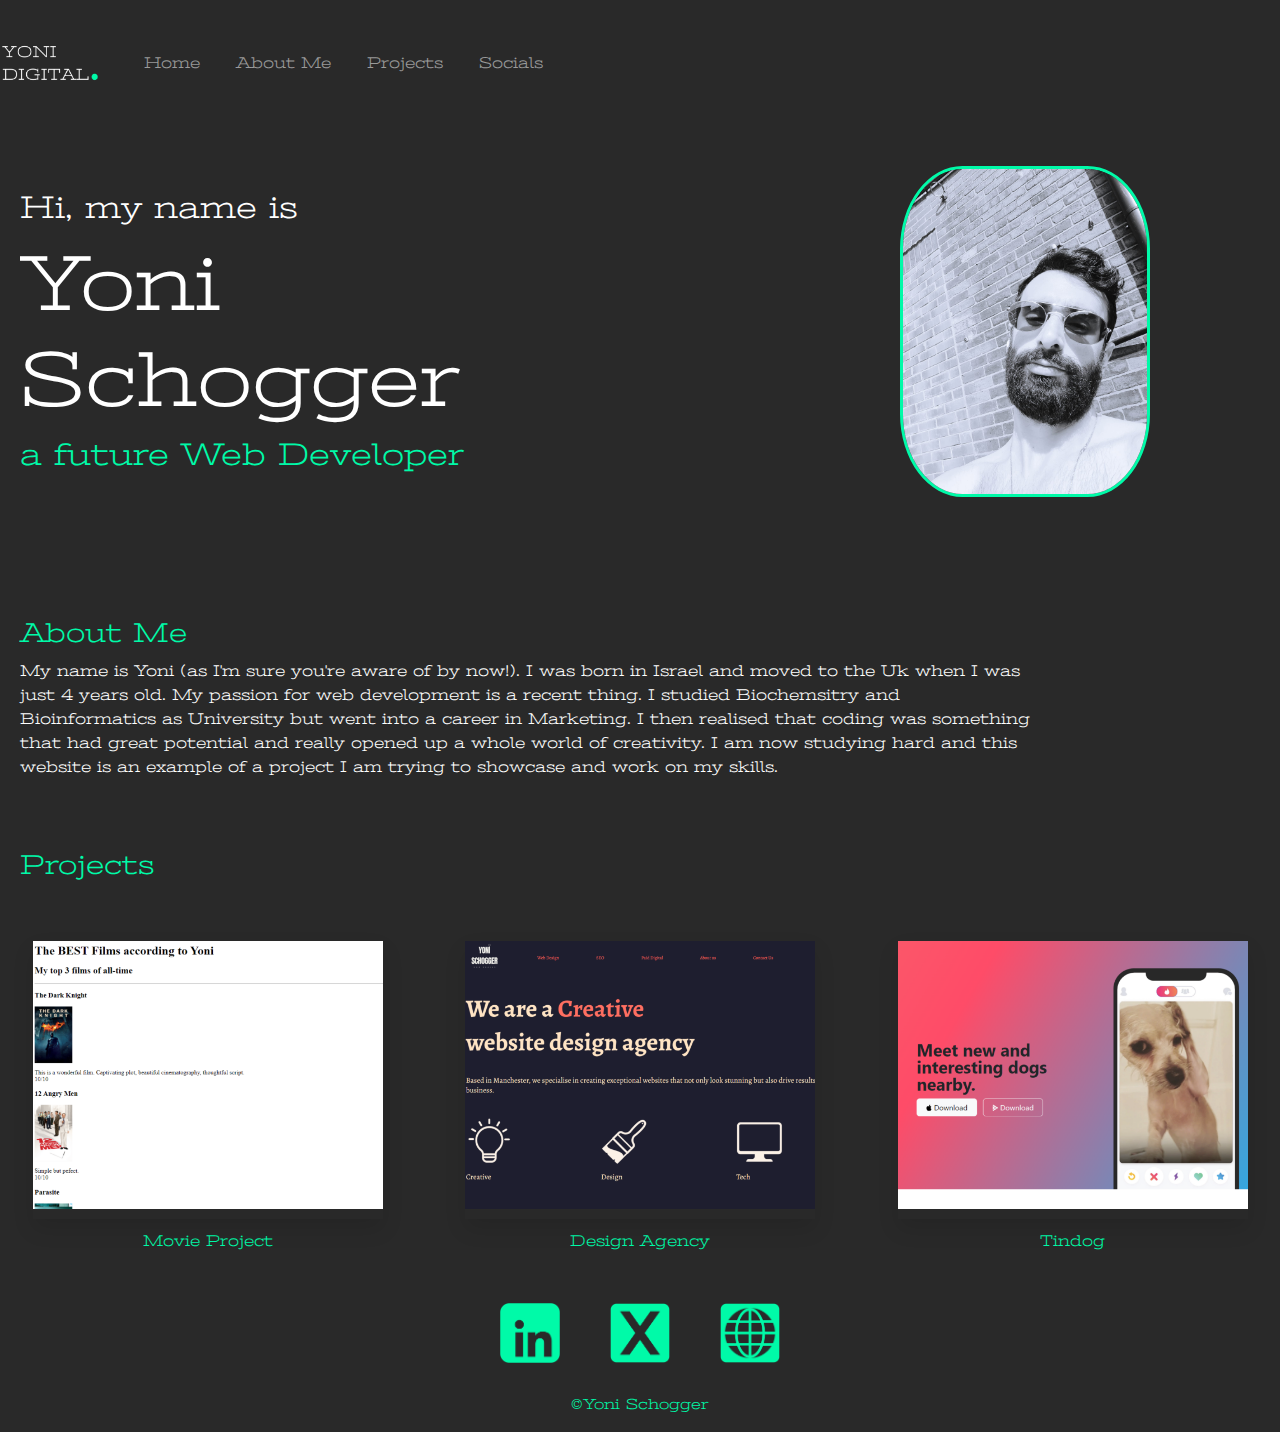
<file: index.html>
<!DOCTYPE html>

<html lang="en">

 

<head>

  <meta charset="UTF-8">

  <meta name="viewport" content="width=device-width, initial-scale=1.0">

  <title>Yoni Digital</title>

  <link rel="preconnect" href="https://fonts.googleapis.com">

<link rel="preconnect" href="https://fonts.gstatic.com" crossorigin>

<link href="https://fonts.googleapis.com/css2?family=Stint+Ultra+Expanded&display=swap" rel="stylesheet">

<link rel="stylesheet" href="./css/style.css">

<link rel="preconnect" href="https://fonts.googleapis.com">

<link rel="preconnect" href="https://fonts.gstatic.com" crossorigin>

<link href="https://fonts.googleapis.com/css2?family=Pontano+Sans&family=Stint+Ultra+Expanded&display=swap" rel="stylesheet">

<link href="https://cdn.jsdelivr.net/npm/bootstrap@5.3.3/dist/css/bootstrap.min.css" rel="stylesheet" integrity="sha384-QWTKZyjpPEjISv5WaRU9OFeRpok6YctnYmDr5pNlyT2bRjXh0JMhjY6hW+ALEwIH" crossorigin="anonymous">

<script src="https://cdn.jsdelivr.net/npm/bootstrap@5.3.3/dist/js/bootstrap.bundle.min.js" integrity="sha384-YvpcrYf0tY3lHB60NNkmXc5s9fDVZLESaAA55NDzOxhy9GkcIdslK1eN7N6jIeHz" crossorigin="anonymous"></script> 

</head>

 

<body>

  <!-- Navbar -->

<section id="navbar">

  <nav class="navbar navbar-expand-lg navbar-dark rounded navbar-custom">

    <a class="navbar-brand" href="#"><img src="./images/Bold Modern Minimalist Gradient Technology Business Logo .png" height="100" alt="logo"></a>

    <button class="navbar-toggler" type="button" data-bs-toggle="collapse" data-bs-target="#navbarsExample09" aria-controls="navbarsExample09" aria-expanded="false" aria-label="Toggle navigation">

      <span class="navbar-toggler-icon"></span>

    </button>

 

    <div class="collapse navbar-collapse" id="navbarsExample09">

      <ul class="navbar-nav mr-auto">

        <li class="nav-item active">

          <a class="nav-link" href="#title">Home</a>

        </li>

        <li class="nav-item">

          <a class="nav-link" href="#about-me">About Me</a>

        </li>

        <li class="nav-item">

          <a class="nav-link" href="#projects">Projects</a>

        </li>

        <li class="nav-item">

          <a class="nav-link" href="#footer">Socials</a>

        </li>

      </ul>

    </div>

  </nav>

</section>

  <!-- Hero --> <section id="title">

<div class="main-hero-container">

  <div class="hero-container">

    <div class="main"><h3>Hi, my name is </h3></div>

    <div class="head"><h1>Yoni Schogger</h1></div>

    <div class="sub"><h2>a future Web Developer</h2></div>

  </div>

  <div class="bio-card">

   <div><img class="image-yoni" src="./images/WhatsApp Image 2024-08-27 at 21.22.04.jpeg" width="250px" alt="picture_of_Yoni"></div>

  </div>

</div>  

  </section>

  <!-- About Me --><section id="about-me">

<div class="about-me">

  <div class="bio">

   <div class="text-h3"><h3>About Me</h3></div>

   <div class="text-p biography"><p>My name is Yoni (as I'm sure you're aware of by now!). I was born in Israel and moved to the Uk when I was just 4 years old.

  My passion for web development is a recent thing. I studied Biochemsitry and Bioinformatics as University but went into a career in Marketing.

  I then realised that coding was something that had great potential and really opened up a whole world of creativity.

  I am now studying hard and this website is an example of a project I am trying to showcase and work on my skills.</p></div>

  </div>

 

 

</div>

  </section>

  <!-- Projects -->

  <section id="projects">

   <div class="text-h3 project-head"><h3>Projects</h3></div>

   <div class="cards">

      <div class="card one">

        <img class="movie-project" src="./images/movie-project.png" alt="movie_project">

        <a class="project-link" href="./Projects/2.4 Movie Ranking Project/movie-rank.html">Movie Project</a>

      </div>

      <div class="card two">

        <img class="movie-project" src="./images/Copy of Web Design Portfolio - Super Tiny Marketing.png" alt="movie_project">

        <a class="project-link" href="./Projects/BLANK/index copy.html">Design Agency</a>

      </div>

      <div class="card three">

        <img class="movie-project" src="./images/tindog.png" alt="movie_project">

        <a class="project-link" href="./Projects/11.3 TinDog Project/index.html">Tindog</a>

      </div>

    </div>

  </section>

 

  <!-- Footer -->

  <section id="footer">

    <div class="bottom-container">

      <a class="footer-link" href="https://www.linkedin.com/in/jonathan-schogger-a34509196/"><img src="./images/4.png" width="60px" alt="linkedin logo"></a>

      <a class="footer-link" href="https://x.com/JonschoggerSEO?t=ji9ZrD6DS3d56iJpSg_Jog&s=09"><img src="./images/5.png" width="60px" alt="x logo"></a>

      <a class="footer-link" href="https://www.supertinymarketing.com/"><img src="./images/6.png" width="60px" alt="website icon"></a>

     

    </div>

    <p class="copyright">©Yoni Schogger</p>

  </section>

</body>

 

</html>
</file>
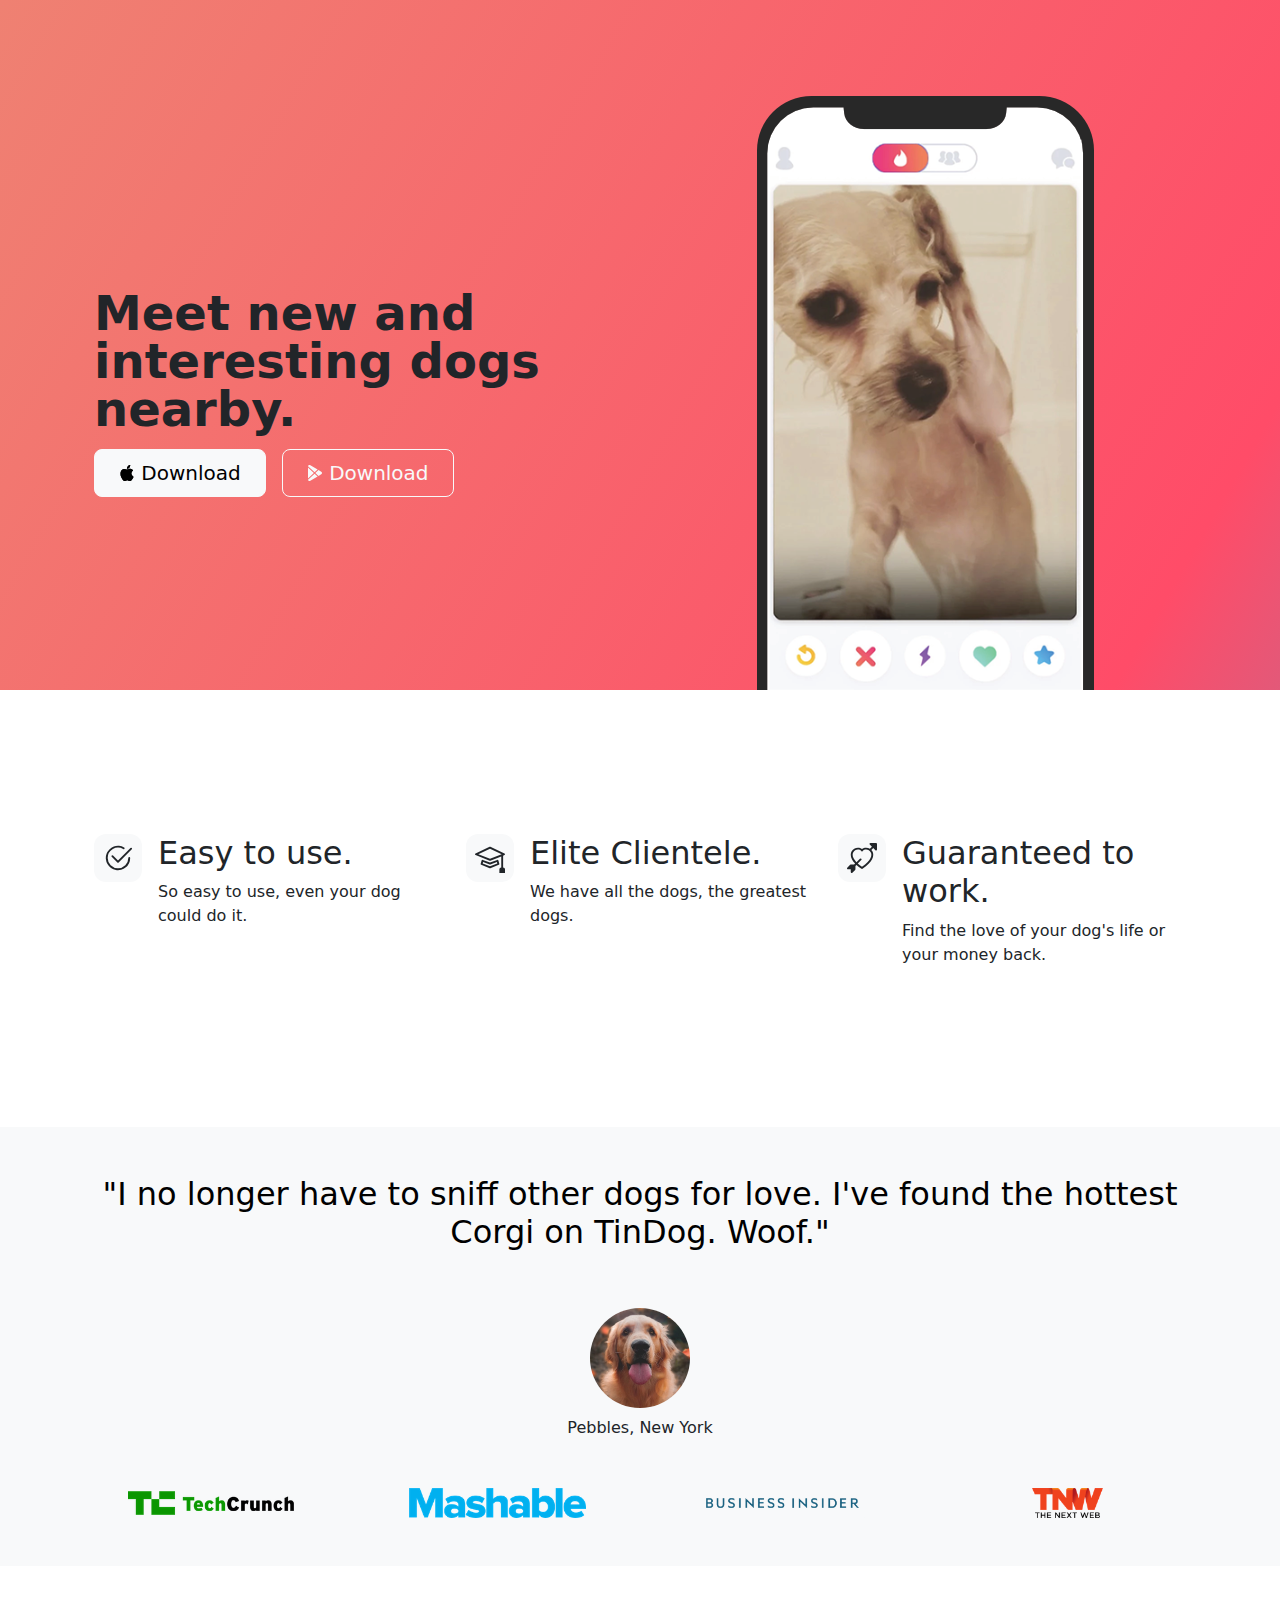
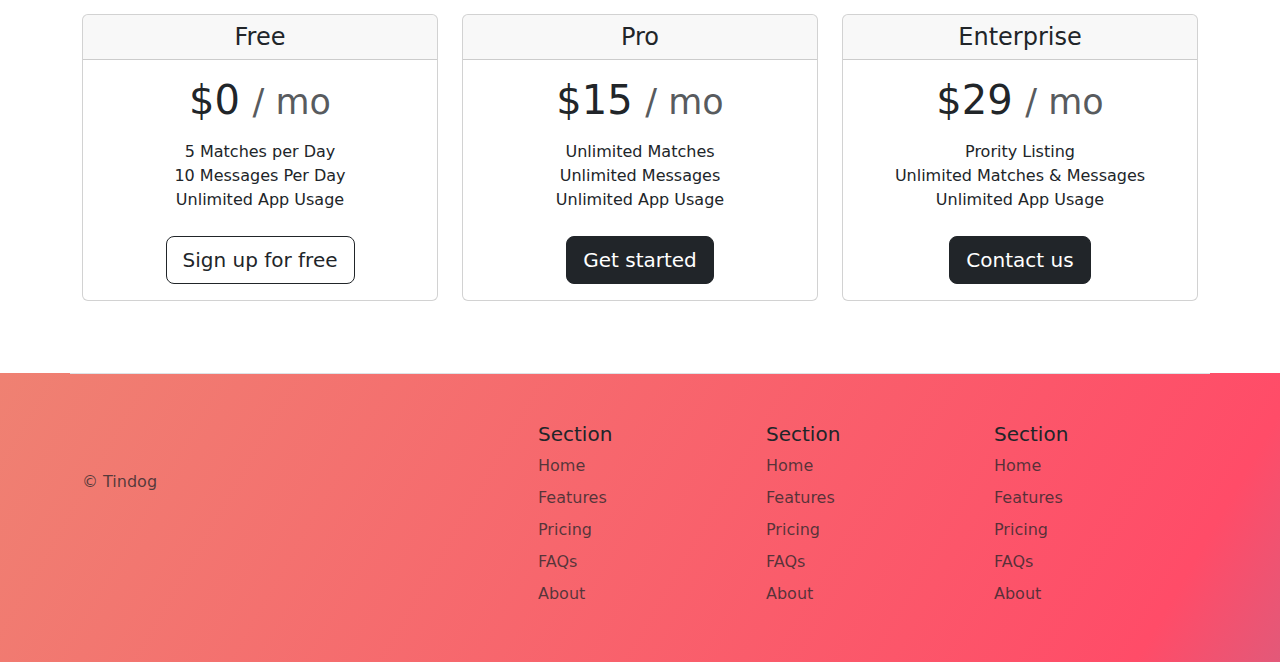
<file: Projects/11.3 TinDog Project/index.html>
<!DOCTYPE html>
<html lang="en">

<head>
  <meta charset="UTF-8">
  <meta name="viewport" content="width=device-width, initial-scale=1.0">
  <title>TinDog</title>
  <link href="https://cdn.jsdelivr.net/npm/bootstrap@5.3.3/dist/css/bootstrap.min.css" rel="stylesheet" integrity="sha384-QWTKZyjpPEjISv5WaRU9OFeRpok6YctnYmDr5pNlyT2bRjXh0JMhjY6hW+ALEwIH" crossorigin="anonymous">
  <script src="https://cdn.jsdelivr.net/npm/bootstrap@5.3.3/dist/js/bootstrap.bundle.min.js" integrity="sha384-YvpcrYf0tY3lHB60NNkmXc5s9fDVZLESaAA55NDzOxhy9GkcIdslK1eN7N6jIeHz" crossorigin="anonymous"></script>
  <link rel="stylesheet" href="./css/style.css">

</head>

<body>

  <!-- Title -->
  <section id="title" class="gradient-background">
<div class="container col-xxl-8 px-4 pt-5">
    <div class="row flex-lg-row-reverse align-items-center g-5 pt-5">
      <div class="col-10 col-sm-8 col-lg-6">
        <img src="./images/iphone.png" class="d-block mx-lg-auto img-fluid" alt="Dog on iphone" height="200" loading="lazy">
      </div>
      <div class="col-lg-6">
        <h1 class="display-5 fw-bold lh-1 mb-3">Meet new and interesting dogs nearby.</h1>
        <div class="d-grid gap-2 d-md-flex justify-content-md-start">
          <button type="button" class="btn btn-light btn-lg px-4 me-md-2"><svg xmlns="http://www.w3.org/2000/svg" width="16" height="16" fill="currentColor"
            class="bi bi-apple mb-1" viewBox="0 0 16 16">
<path
              d="M11.182.008C11.148-.03 9.923.023 8.857 1.18c-1.066 1.156-.902 2.482-.878 2.516.024.034 1.52.087 2.475-1.258.955-1.345.762-2.391.728-2.43Zm3.314 11.733c-.048-.096-2.325-1.234-2.113-3.422.212-2.189 1.675-2.789 1.698-2.854.023-.065-.597-.79-1.254-1.157a3.692 3.692 0 0 0-1.563-.434c-.108-.003-.483-.095-1.254.116-.508.139-1.653.589-1.968.607-.316.018-1.256-.522-2.267-.665-.647-.125-1.333.131-1.824.328-.49.196-1.422.754-2.074 2.237-.652 1.482-.311 3.83-.067 4.56.244.729.625 1.924 1.273 2.796.576.984 1.34 1.667 1.659 1.899.319.232 1.219.386 1.843.067.502-.308 1.408-.485 1.766-.472.357.013 1.061.154 1.782.539.571.197 1.111.115 1.652-.105.541-.221 1.324-1.059 2.238-2.758.347-.79.505-1.217.473-1.282Z" />
<path
              d="M11.182.008C11.148-.03 9.923.023 8.857 1.18c-1.066 1.156-.902 2.482-.878 2.516.024.034 1.52.087 2.475-1.258.955-1.345.762-2.391.728-2.43Zm3.314 11.733c-.048-.096-2.325-1.234-2.113-3.422.212-2.189 1.675-2.789 1.698-2.854.023-.065-.597-.79-1.254-1.157a3.692 3.692 0 0 0-1.563-.434c-.108-.003-.483-.095-1.254.116-.508.139-1.653.589-1.968.607-.316.018-1.256-.522-2.267-.665-.647-.125-1.333.131-1.824.328-.49.196-1.422.754-2.074 2.237-.652 1.482-.311 3.83-.067 4.56.244.729.625 1.924 1.273 2.796.576.984 1.34 1.667 1.659 1.899.319.232 1.219.386 1.843.067.502-.308 1.408-.485 1.766-.472.357.013 1.061.154 1.782.539.571.197 1.111.115 1.652-.105.541-.221 1.324-1.059 2.238-2.758.347-.79.505-1.217.473-1.282Z" />
</svg> Download</button>
          <button type="button" class="btn btn-outline-light btn-lg px-4"><svg xmlns="http://www.w3.org/2000/svg" width="16" height="16" fill="currentColor"
            class="bi bi-google-play mb-1" viewBox="0 0 16 16">
<path
              d="M14.222 9.374c1.037-.61 1.037-2.137 0-2.748L11.528 5.04 8.32 8l3.207 2.96 2.694-1.586Zm-3.595 2.116L7.583 8.68 1.03 14.73c.201 1.029 1.36 1.61 2.303 1.055l7.294-4.295ZM1 13.396V2.603L6.846 8 1 13.396ZM1.03 1.27l6.553 6.05 3.044-2.81L3.333.215C2.39-.341 1.231.24 1.03 1.27Z" />
</svg> Download</button>
        </div>
      </div>
    </div>
  </div>
  </section>
  <!-- Features -->
  <section id="features">

    <div class="container px-4 py-5 mt-5" id="hanging-icons">
      <div class="row g-4 py-5 row-cols-1 row-cols-lg-3">
        <div class="col d-flex align-items-start">
          <div class="icon-square bg-light text-dark flex-shrink-0 me-3">
          <svg xmlns="http://www.w3.org/2000/svg" height=30 fill="currentColor" class="bi bi-check2-circle"
              viewBox="0 0 16 16">
<path
                d="M2.5 8a5.5 5.5 0 0 1 8.25-4.764.5.5 0 0 0 .5-.866A6.5 6.5 0 1 0 14.5 8a.5.5 0 0 0-1 0 5.5 5.5 0 1 1-11 0z" />
<path
                d="M15.354 3.354a.5.5 0 0 0-.708-.708L8 9.293 5.354 6.646a.5.5 0 1 0-.708.708l3 3a.5.5 0 0 0 .708 0l7-7z" />
</svg>
            
          </div>
          <div>
            <h2>Easy to use.</h2>
            <p>So easy to use, even your dog could do it.</p>
          </div>
        </div>
        <div class="col d-flex align-items-start">
          <div class="icon-square bg-light text-dark flex-shrink-0 me-3">
            
            <svg xmlns="http://www.w3.org/2000/svg" height="30" fill="currentColor" class="bi bi-mortarboard" viewBox="0 0 16 16">
              <path d="M8.211 2.047a.5.5 0 0 0-.422 0l-7.5 3.5a.5.5 0 0 0 .025.917l7.5 3a.5.5 0 0 0 .372 0L14 7.14V13a1 1 0 0 0-1 1v2h3v-2a1 1 0 0 0-1-1V6.739l.686-.275a.5.5 0 0 0 .025-.917l-7.5-3.5ZM8 8.46 1.758 5.965 8 3.052l6.242 2.913L8 8.46Z"/>
              <path d="M4.176 9.032a.5.5 0 0 0-.656.327l-.5 1.7a.5.5 0 0 0 .294.605l4.5 1.8a.5.5 0 0 0 .372 0l4.5-1.8a.5.5 0 0 0 .294-.605l-.5-1.7a.5.5 0 0 0-.656-.327L8 10.466 4.176 9.032Zm-.068 1.873.22-.748 3.496 1.311a.5.5 0 0 0 .352 0l3.496-1.311.22.748L8 12.46l-3.892-1.556Z"/>
              </svg>
          </div>
          <div>
            <h2>Elite Clientele.</h2>
            <p>We have all the dogs, the greatest dogs.</p>
          </div>
        </div>
        <div class="col d-flex align-items-start">
          <div class="icon-square bg-light text-dark flex-shrink-0 me-3">
          
            <svg xmlns="http://www.w3.org/2000/svg" height="30" fill="currentColor" class="bi bi-arrow-through-heart"
              viewBox="0 0 16 16">
<path fill-rule="evenodd"
                d="M2.854 15.854A.5.5 0 0 1 2 15.5V14H.5a.5.5 0 0 1-.354-.854l1.5-1.5A.5.5 0 0 1 2 11.5h1.793l.53-.53c-.771-.802-1.328-1.58-1.704-2.32-.798-1.575-.775-2.996-.213-4.092C3.426 2.565 6.18 1.809 8 3.233c1.25-.98 2.944-.928 4.212-.152L13.292 2 12.147.854A.5.5 0 0 1 12.5 0h3a.5.5 0 0 1 .5.5v3a.5.5 0 0 1-.854.354L14 2.707l-1.006 1.006c.236.248.44.531.6.845.562 1.096.585 2.517-.213 4.092-.793 1.563-2.395 3.288-5.105 5.08L8 13.912l-.276-.182a21.86 21.86 0 0 1-2.685-2.062l-.539.54V14a.5.5 0 0 1-.146.354l-1.5 1.5Zm2.893-4.894A20.419 20.419 0 0 0 8 12.71c2.456-1.666 3.827-3.207 4.489-4.512.679-1.34.607-2.42.215-3.185-.817-1.595-3.087-2.054-4.346-.761L8 4.62l-.358-.368c-1.259-1.293-3.53-.834-4.346.761-.392.766-.464 1.845.215 3.185.323.636.815 1.33 1.519 2.065l1.866-1.867a.5.5 0 1 1 .708.708L5.747 10.96Z" />
</svg>
          </div>
          <div>
            <h2>Guaranteed to work.</h2>
            <p>Find the love of your dog's life or your money back.</p> 
          </div>
        </div>
      </div>
    </div>
  </section>
  <!-- Testimonial -->
  <section id="testimonial">
    <div class="my-5">
      <div class="p-5 text-center bg-body-tertiary">
        <div class="container">
          <h2 class="text-body-emphasis">"I no longer have to sniff other dogs for love. I've found the hottest Corgi on TinDog. Woof."</h2>
         
        </div> 
         <img src="./images/dog-img.jpg" alt="dog"  class="doggy mt-5 mb-2" >
        <p>Pebbles, New York</p>

        <div class="container mt-5">
          <div class="row">
            <div class="col-lg-3 col-sm-12">
              <img src="./images/techcrunch.png" alt="techcrunch" height="30">
            </div>
            <div class="col-lg-3 col-sm-12">
              <img src="./images/mashable.png" alt="mashable" height="30">
            </div>
            <div class="col-lg-3 col-sm-12">
              <img src="./images/bizinsider.png" alt="bizinsider" height="30">
            </div>
            <div class="col-lg-3 col-sm-12">
              <img src="./images/tnw.png" alt="tnw" height="30">
            </div>

        </div>
        
        <div>
          
        </div>

    </div>
  </section>
  <!-- Pricing -->
  <section id="pricing">
    <div class="container">
      <div class="row mb-3 text-center">
        <div class="col-md-4 mb-4">
          <div class="card box-shadow">
            <div class="card-header">
              <h4 class="my-0 font-weight-normal">Free</h4>
            </div>
            <div class="card-body">
              <h1 class="card-title pricing-card-title">$0 <small class="text-muted">/ mo</small></h1>
              <ul class="list-unstyled mt-3 mb-4">
                <li>5 Matches per Day</li>
                <li>10 Messages Per Day</li>
                <li>Unlimited App Usage</li>
              </ul>
              <button type="button" class="btn btn-lg btn-block btn-outline-dark">Sign up for free</button>
            </div>
          </div>
        </div>
        
        <div class="col-md-4 mb-4">
          <div class="card box-shadow">
            <div class="card-header">
              <h4 class="my-0 font-weight-normal">Pro</h4>
            </div>
            <div class="card-body">
              <h1 class="card-title pricing-card-title">$15 <small class="text-muted">/ mo</small></h1>
              <ul class="list-unstyled mt-3 mb-4">
                <li>Unlimited Matches</li>
                <li>Unlimited Messages</li>
                <li>Unlimited App Usage</li>
              </ul>
              <button type="button" class="btn btn-lg btn-block btn-dark">Get started</button>
            </div>
          </div>
        </div>
        
        <div class="col-md-4 mb-4">
          <div class="card box-shadow">
            <div class="card-header">
              <h4 class="my-0 font-weight-normal">Enterprise</h4>
            </div>
            <div class="card-body">
              <h1 class="card-title pricing-card-title">$29 <small class="text-muted">/ mo</small></h1>
              <ul class="list-unstyled mt-3 mb-4">
                <li>Prority Listing</li>
                <li>Unlimited Matches & Messages</li>
                <li>Unlimited App Usage</li>
              </ul>
              <button type="button" class="btn btn-lg btn-block btn-dark">Contact us</button>
            </div>
          </div>
        </div>
      </div>
      
    </div>
  </section>
  <!-- Footer -->
  <section id="footer"  class="gradient-background">
    <div class="container">
      <footer class="row row-cols-5 py-5 mt-5 border-top">
        <div class="col">
          <a href="/" class="d-flex align-items-center mb-3 link-dark text-decoration-none">
            <svg class="bi me-2" width="40" height="32"><use xlink:href="#bootstrap"></use></svg>
          </a>
          <p class="text-muted">© Tindog</p>
        </div>
    
        <div class="col">
    
        </div>
    
        <div class="col">
          <h5>Section</h5>
          <ul class="nav flex-column">
            <li class="nav-item mb-2"><a href="#" class="nav-link p-0 text-muted">Home</a></li>
            <li class="nav-item mb-2"><a href="#" class="nav-link p-0 text-muted">Features</a></li>
            <li class="nav-item mb-2"><a href="#" class="nav-link p-0 text-muted">Pricing</a></li>
            <li class="nav-item mb-2"><a href="#" class="nav-link p-0 text-muted">FAQs</a></li>
            <li class="nav-item mb-2"><a href="#" class="nav-link p-0 text-muted">About</a></li>
          </ul>
        </div>
    
        <div class="col">
          <h5>Section</h5>
          <ul class="nav flex-column">
            <li class="nav-item mb-2"><a href="#" class="nav-link p-0 text-muted">Home</a></li>
            <li class="nav-item mb-2"><a href="#" class="nav-link p-0 text-muted">Features</a></li>
            <li class="nav-item mb-2"><a href="#" class="nav-link p-0 text-muted">Pricing</a></li>
            <li class="nav-item mb-2"><a href="#" class="nav-link p-0 text-muted">FAQs</a></li>
            <li class="nav-item mb-2"><a href="#" class="nav-link p-0 text-muted">About</a></li>
          </ul>
        </div>
    
        <div class="col">
          <h5>Section</h5>
          <ul class="nav flex-column">
            <li class="nav-item mb-2"><a href="#" class="nav-link p-0 text-muted">Home</a></li>
            <li class="nav-item mb-2"><a href="#" class="nav-link p-0 text-muted">Features</a></li>
            <li class="nav-item mb-2"><a href="#" class="nav-link p-0 text-muted">Pricing</a></li>
            <li class="nav-item mb-2"><a href="#" class="nav-link p-0 text-muted">FAQs</a></li>
            <li class="nav-item mb-2"><a href="#" class="nav-link p-0 text-muted">About</a></li>
          </ul>
        </div>
      </footer>
    </div>
  </section>
</body>

</html>
</file>
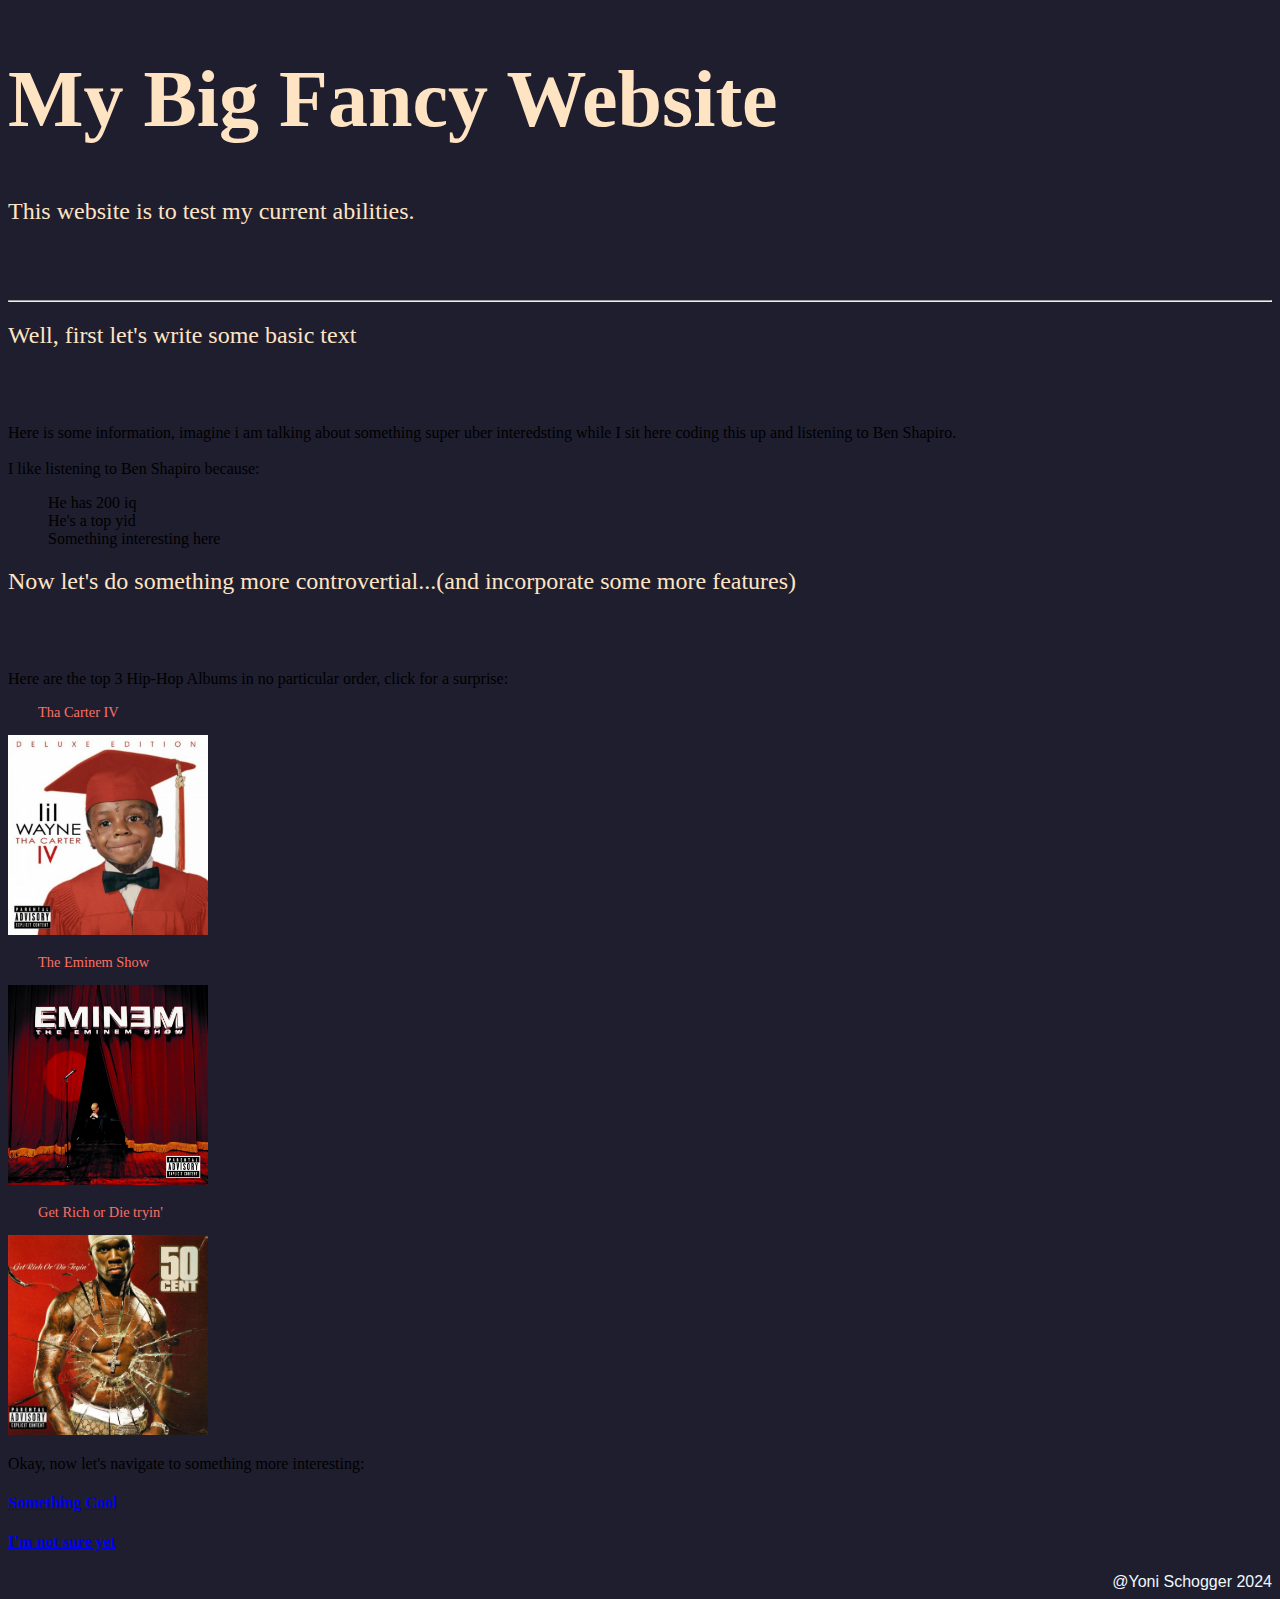
<file: Projects/BLANK/index.html>
<!DOCTYPE html>
<html lang="en">
<head>
    <meta charset="UTF-8">
    <meta name="viewport" content="width=device-width, initial-scale=1.0">
    <title>My Big Fancy Website</title>
    <link rel="stylesheet" href="./style.css">
</head>
<body>
<h1>My Big Fancy Website</h1>
<h2>This website is to test my current abilities.</h2>
<hr/>
<h2>Well, first let's write some basic text</h2>
<p>Here is some information, imagine i am talking about something super uber 
    interedsting while I sit here coding this up and listening to Ben Shapiro. <br/>
    <br/>
    I like listening to Ben Shapiro because:
    <ol>
        <li>He has 200 iq</li>
        <li>He's a top yid</li>
        <li>Something interesting here</li>
    </ol>

<h2>Now let's do something more controvertial...(and incorporate some more features)</h2>
<p>Here are the top 3 Hip-Hop Albums in no particular order, click for a surprise: </p>
<h3>
    Tha Carter IV <br/></h3>
    <a href="./assets/images/weezy_gif.webp " class="gif"><img src="./assets/images/tha_carter_4.jpg" width="200" alt="Lil Wayne Album"></a>
    <h3>
        The Eminem Show <br/></h3>
        <a href="./assets/images/em_gif.webp" class="gif"><img src="./assets/images/The_Eminem_Show.jpg" width="200" alt="Eminem Album"></a>

        <h3>
            Get Rich or Die tryin' <br/></h3>
            <a href="./assets/images/giphy.webp" class="gif"><img src="./assets/images/get_rich.jpg" width="200" alt="50 Cent Album"></a>
</p>
 <p>
    Okay, now let's navigate to something more interesting:
 </p>   
 <a href="./public/about.html" class="button"><h4>Something Cool</h4></a>
 <a href="./public/contact.html" class="button"><h4>I'm not sure yet</h4></a>
</body>
<footer>
    @Yoni Schogger 2024
</footer>
</html>
</file>
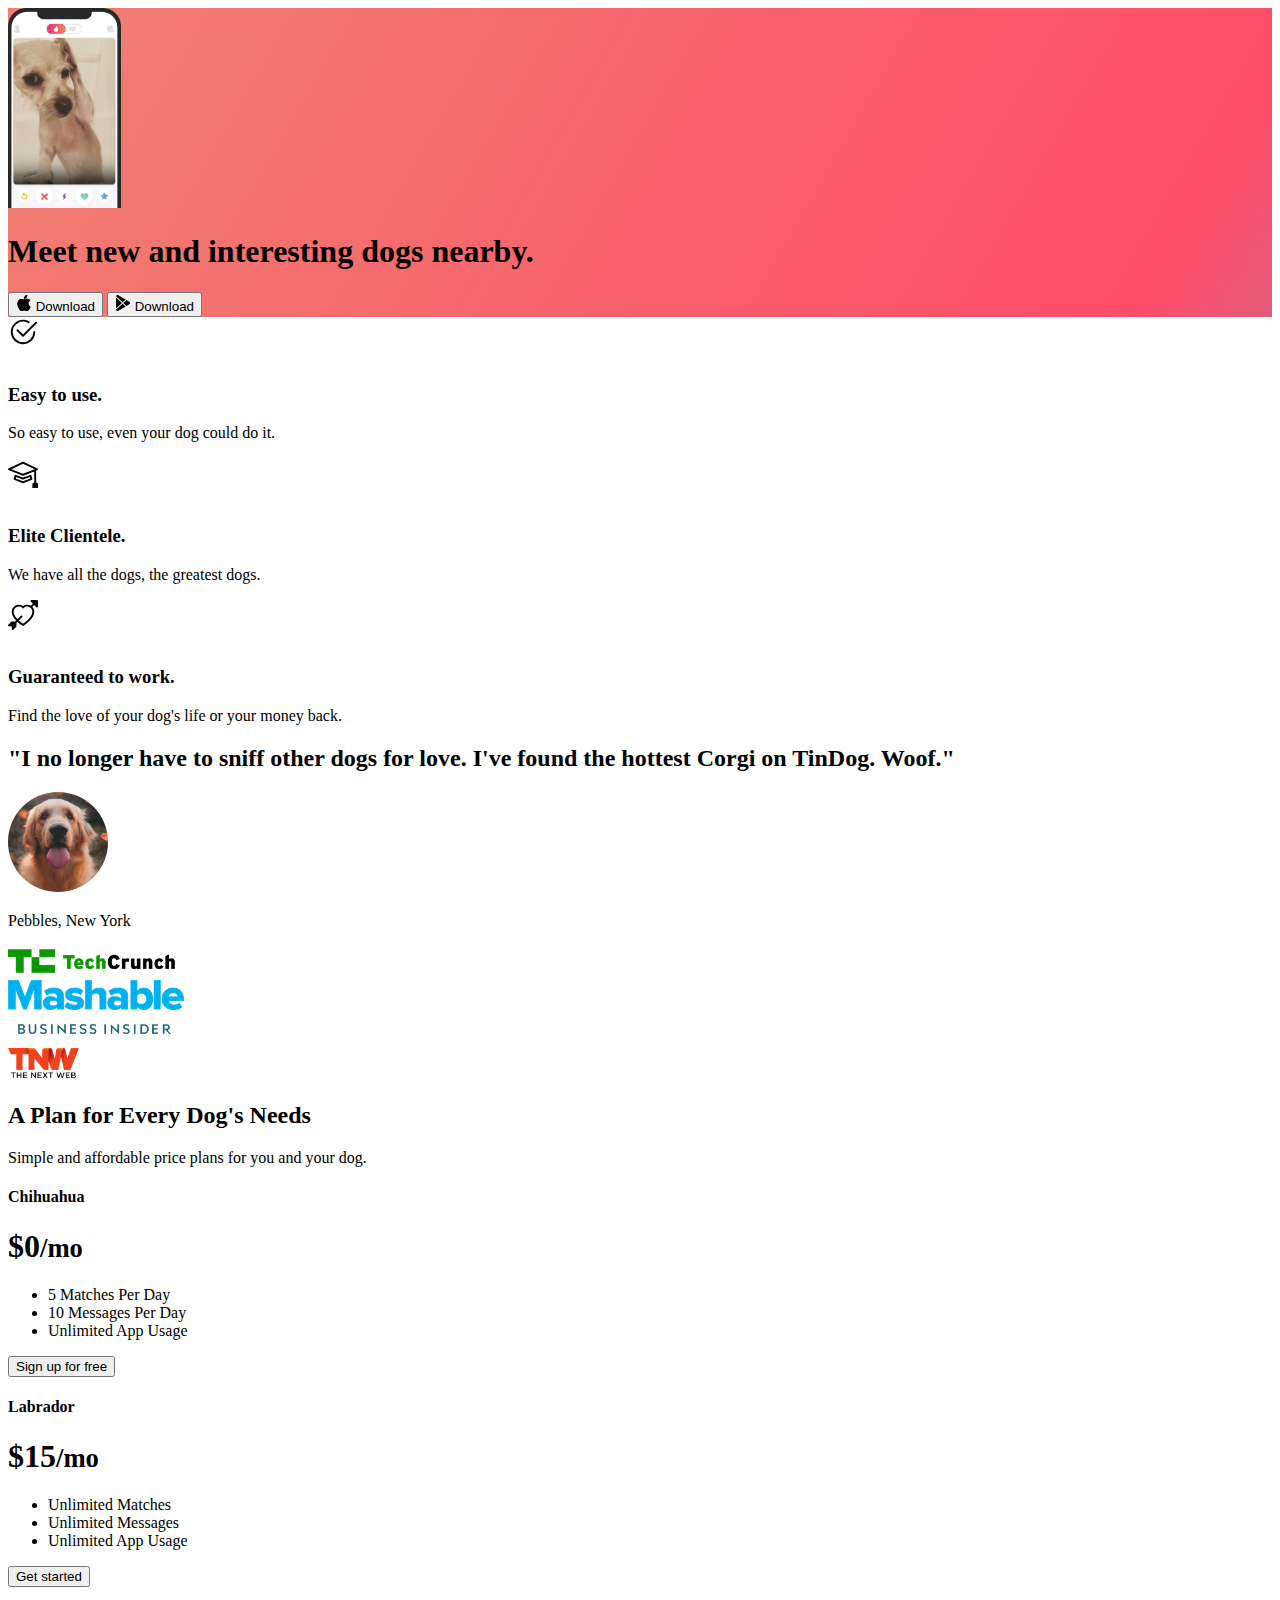
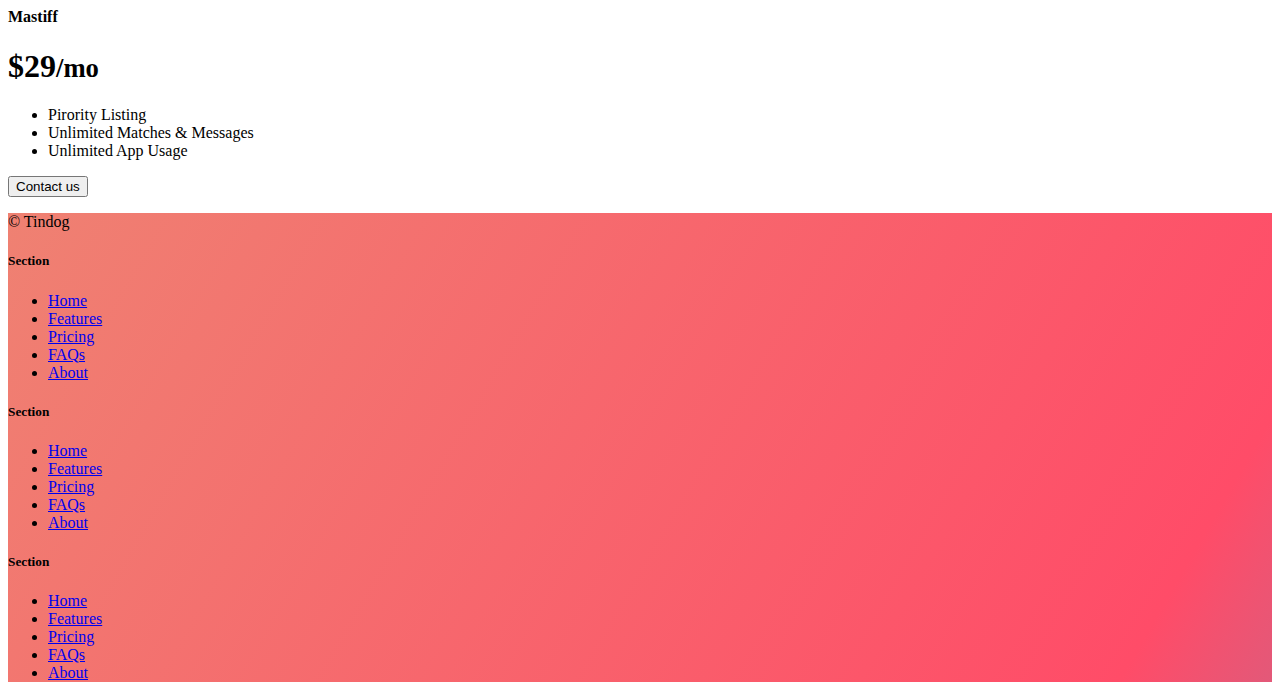
<file: solution.html>
<!DOCTYPE html>
<html lang="en">

<head>
  <meta charset="UTF-8">
  <meta name="viewport" content="width=device-width, initial-scale=1.0">
  <title>TinDog</title>
  <link href="https://cdn.jsdelivr.net/npm/bootstrap@5.3.0-alpha3/dist/css/bootstrap.min.css" rel="stylesheet"
    integrity="sha384-KK94CHFLLe+nY2dmCWGMq91rCGa5gtU4mk92HdvYe+M/SXH301p5ILy+dN9+nJOZ" crossorigin="anonymous">
  <link rel="stylesheet" href="./css/solution.css">
</head>

<body>


  <!-- Title -->
  <section id="title" class="gradient-background">

    <div class="container col-xxl-8 px-4 pt-5">
      <div class="row flex-lg-row-reverse align-items-center g-5 pt-5">
        <div class="col-10 col-sm-8 col-lg-6">
          <img src="./images/iphone.png" class="d-block mx-lg-auto img-fluid" alt="Bootstrap Themes" height="200"
            loading="lazy">
        </div>
        <div class="col-lg-6">
          <h1 class="display-5 fw-bold text-body-emphasis lh-1 mb-3">Meet new and interesting dogs nearby.</h1>

          <div class="d-grid gap-2 d-md-flex justify-content-md-start">
            <button type="button" class="btn btn-light btn-lg px-4 me-md-2"><svg xmlns="http://www.w3.org/2000/svg"
                width="16" height="16" fill="currentColor" class="bi bi-apple mb-1" viewBox="0 0 16 16">
                <path
                  d="M11.182.008C11.148-.03 9.923.023 8.857 1.18c-1.066 1.156-.902 2.482-.878 2.516.024.034 1.52.087 2.475-1.258.955-1.345.762-2.391.728-2.43Zm3.314 11.733c-.048-.096-2.325-1.234-2.113-3.422.212-2.189 1.675-2.789 1.698-2.854.023-.065-.597-.79-1.254-1.157a3.692 3.692 0 0 0-1.563-.434c-.108-.003-.483-.095-1.254.116-.508.139-1.653.589-1.968.607-.316.018-1.256-.522-2.267-.665-.647-.125-1.333.131-1.824.328-.49.196-1.422.754-2.074 2.237-.652 1.482-.311 3.83-.067 4.56.244.729.625 1.924 1.273 2.796.576.984 1.34 1.667 1.659 1.899.319.232 1.219.386 1.843.067.502-.308 1.408-.485 1.766-.472.357.013 1.061.154 1.782.539.571.197 1.111.115 1.652-.105.541-.221 1.324-1.059 2.238-2.758.347-.79.505-1.217.473-1.282Z" />
                <path
                  d="M11.182.008C11.148-.03 9.923.023 8.857 1.18c-1.066 1.156-.902 2.482-.878 2.516.024.034 1.52.087 2.475-1.258.955-1.345.762-2.391.728-2.43Zm3.314 11.733c-.048-.096-2.325-1.234-2.113-3.422.212-2.189 1.675-2.789 1.698-2.854.023-.065-.597-.79-1.254-1.157a3.692 3.692 0 0 0-1.563-.434c-.108-.003-.483-.095-1.254.116-.508.139-1.653.589-1.968.607-.316.018-1.256-.522-2.267-.665-.647-.125-1.333.131-1.824.328-.49.196-1.422.754-2.074 2.237-.652 1.482-.311 3.83-.067 4.56.244.729.625 1.924 1.273 2.796.576.984 1.34 1.667 1.659 1.899.319.232 1.219.386 1.843.067.502-.308 1.408-.485 1.766-.472.357.013 1.061.154 1.782.539.571.197 1.111.115 1.652-.105.541-.221 1.324-1.059 2.238-2.758.347-.79.505-1.217.473-1.282Z" />
              </svg> Download</button>
            <button type="button" class="btn btn-outline-light btn-lg px-4"><svg xmlns="http://www.w3.org/2000/svg"
                width="16" height="16" fill="currentColor" class="bi bi-google-play mb-1" viewBox="0 0 16 16">
                <path
                  d="M14.222 9.374c1.037-.61 1.037-2.137 0-2.748L11.528 5.04 8.32 8l3.207 2.96 2.694-1.586Zm-3.595 2.116L7.583 8.68 1.03 14.73c.201 1.029 1.36 1.61 2.303 1.055l7.294-4.295ZM1 13.396V2.603L6.846 8 1 13.396ZM1.03 1.27l6.553 6.05 3.044-2.81L3.333.215C2.39-.341 1.231.24 1.03 1.27Z" />
              </svg> Download</button>
          </div>
        </div>
      </div>
    </div>
  </section>
  <!-- Features -->
  <section id="features">
    <div class="container mt-5">
      <div class="row g-4 py-5 row-cols-1 row-cols-lg-3">
        <div class="col d-flex align-items-start">
          <div
            class="icon-square text-body-emphasis bg-body-secondary d-inline-flex align-items-center justify-content-center fs-4 flex-shrink-0 me-3">
            <svg xmlns="http://www.w3.org/2000/svg" height="30" fill="currentColor" class="bi bi-check2-circle"
              viewBox="0 0 16 16">
              <path
                d="M2.5 8a5.5 5.5 0 0 1 8.25-4.764.5.5 0 0 0 .5-.866A6.5 6.5 0 1 0 14.5 8a.5.5 0 0 0-1 0 5.5 5.5 0 1 1-11 0z" />
              <path
                d="M15.354 3.354a.5.5 0 0 0-.708-.708L8 9.293 5.354 6.646a.5.5 0 1 0-.708.708l3 3a.5.5 0 0 0 .708 0l7-7z" />
            </svg>
          </div>
          <div>
            <h3 class="fs-2">Easy to use.</h3>
            <p>So easy to use, even your dog could do it.</p>

          </div>
        </div>
        <div class="col d-flex align-items-start">
          <div
            class="icon-square text-body-emphasis bg-body-secondary d-inline-flex align-items-center justify-content-center fs-4 flex-shrink-0 me-3">
            <svg xmlns="http://www.w3.org/2000/svg" height="30" fill="currentColor" class="bi bi-mortarboard"
              viewBox="0 0 16 16">
              <path
                d="M8.211 2.047a.5.5 0 0 0-.422 0l-7.5 3.5a.5.5 0 0 0 .025.917l7.5 3a.5.5 0 0 0 .372 0L14 7.14V13a1 1 0 0 0-1 1v2h3v-2a1 1 0 0 0-1-1V6.739l.686-.275a.5.5 0 0 0 .025-.917l-7.5-3.5ZM8 8.46 1.758 5.965 8 3.052l6.242 2.913L8 8.46Z" />
              <path
                d="M4.176 9.032a.5.5 0 0 0-.656.327l-.5 1.7a.5.5 0 0 0 .294.605l4.5 1.8a.5.5 0 0 0 .372 0l4.5-1.8a.5.5 0 0 0 .294-.605l-.5-1.7a.5.5 0 0 0-.656-.327L8 10.466 4.176 9.032Zm-.068 1.873.22-.748 3.496 1.311a.5.5 0 0 0 .352 0l3.496-1.311.22.748L8 12.46l-3.892-1.556Z" />
            </svg>
          </div>
          <div>
            <h3 class="fs-2">Elite Clientele.</h3>
            <p>We have all the dogs, the greatest dogs.</p>

          </div>
        </div>
        <div class="col d-flex align-items-start">
          <div
            class="icon-square text-body-emphasis bg-body-secondary d-inline-flex align-items-center justify-content-center fs-4 flex-shrink-0 me-3">
            <svg xmlns="http://www.w3.org/2000/svg" height="30" fill="currentColor" class="bi bi-arrow-through-heart"
              viewBox="0 0 16 16">
              <path fill-rule="evenodd"
                d="M2.854 15.854A.5.5 0 0 1 2 15.5V14H.5a.5.5 0 0 1-.354-.854l1.5-1.5A.5.5 0 0 1 2 11.5h1.793l.53-.53c-.771-.802-1.328-1.58-1.704-2.32-.798-1.575-.775-2.996-.213-4.092C3.426 2.565 6.18 1.809 8 3.233c1.25-.98 2.944-.928 4.212-.152L13.292 2 12.147.854A.5.5 0 0 1 12.5 0h3a.5.5 0 0 1 .5.5v3a.5.5 0 0 1-.854.354L14 2.707l-1.006 1.006c.236.248.44.531.6.845.562 1.096.585 2.517-.213 4.092-.793 1.563-2.395 3.288-5.105 5.08L8 13.912l-.276-.182a21.86 21.86 0 0 1-2.685-2.062l-.539.54V14a.5.5 0 0 1-.146.354l-1.5 1.5Zm2.893-4.894A20.419 20.419 0 0 0 8 12.71c2.456-1.666 3.827-3.207 4.489-4.512.679-1.34.607-2.42.215-3.185-.817-1.595-3.087-2.054-4.346-.761L8 4.62l-.358-.368c-1.259-1.293-3.53-.834-4.346.761-.392.766-.464 1.845.215 3.185.323.636.815 1.33 1.519 2.065l1.866-1.867a.5.5 0 1 1 .708.708L5.747 10.96Z" />
            </svg>
          </div>
          <div>
            <h3 class="fs-2">Guaranteed to work.</h3>
            <p>Find the love of your dog's life or your money back.</p>

          </div>
        </div>
      </div>
    </div>
  </section>
  <!-- Testimonial -->
  <section id="testimonial">
    <div class="my-5">
      <div class="p-5 text-center bg-body-tertiary">
        <div class="container py-5">
          <h2 class="text-body-emphasis">"I no longer have to sniff other dogs for love. I've found the hottest Corgi on
            TinDog. Woof."</h2>
          <img class="profile-img mt-5" src="./images/dog-img.jpg" alt="dog image">
          <p class="col-lg-8 mx-auto lead mt-2">
            Pebbles, New York
          </p>
        </div>

        <div class="container">
          <div class="row">
            <div class="col-lg-3 col-sm-12">
              <img src="./images/techcrunch.png" alt="techcrunch" height="30">
            </div>
            <div class="col-lg-3 col-sm-12">
              <img src="./images/mashable.png" alt="mashable" height="30">
            </div>
            <div class="col-lg-3 col-sm-12">
              <img src="./images/bizinsider.png" alt="bizinsider" height="30">
            </div>
            <div class="col-lg-3 col-sm-12">
              <img src="./images/tnw.png" alt="tnw" height="30">
            </div>
          </div>
        </div>
      </div>
    </div>
  </section>
  <!-- Pricing -->
  <section id="pricing">
    <div class="container">
      <div class="pricing-header p-3 pb-md-4 mx-auto text-center">
        <h2 class="display-4 fw-normal">A Plan for Every Dog's Needs</h2>
        <p class="fs-5 text-body-secondary">Simple and affordable price plans for you and your dog.
      </div>
      <div class="row row-cols-1 row-cols-md-3 mb-3 text-center">
        <div class="col">
          <div class="card mb-4 rounded-3 shadow-sm">
            <div class="card-header py-3">
              <h4 class="my-0 fw-normal">Chihuahua</h4>
            </div>
            <div class="card-body">
              <h1 class="card-title pricing-card-title">$0<small class="text-body-secondary fw-light">/mo</small></h1>
              <ul class="list-unstyled mt-3 mb-4">
                <li>5 Matches Per Day</li>
                <li>10 Messages Per Day</li>
                <li>Unlimited App Usage</li>
              </ul>
              <button type="button" class="w-100 btn btn-lg btn-outline-dark">Sign up for free</button>
            </div>
          </div>
        </div>
        <div class="col">
          <div class="card mb-4 rounded-3 shadow-sm">
            <div class="card-header py-3">
              <h4 class="my-0 fw-normal">Labrador</h4>
            </div>
            <div class="card-body">
              <h1 class="card-title pricing-card-title">$15<small class="text-body-secondary fw-light">/mo</small></h1>
              <ul class="list-unstyled mt-3 mb-4">
                <li>Unlimited Matches</li>
                <li>Unlimited Messages</li>
                <li>Unlimited App Usage</li>
              </ul>
              <button type="button" class="w-100 btn btn-lg btn-dark">Get started</button>
            </div>
          </div>
        </div>
        <div class="col">
          <div class="card mb-4 rounded-3 shadow-sm border-dark">
            <div class="card-header py-3 text-bg-dark border-dark">
              <h4 class="my-0 fw-normal">Mastiff</h4>
            </div>
            <div class="card-body">
              <h1 class="card-title pricing-card-title">$29<small class="text-body-secondary fw-light">/mo</small></h1>
              <ul class="list-unstyled mt-3 mb-4">
                <li>Pirority Listing</li>
                <li>Unlimited Matches & Messages</li>
                <li>Unlimited App Usage</li>
              </ul>
              <button type="button" class="w-100 btn btn-lg btn-dark">Contact us</button>
            </div>
          </div>
        </div>
      </div>
    </div>
  </section>
  <!-- Footer -->
  <section id="contact" class="gradient-background">
    <div class="container ">
      <footer class="row row-cols-1 row-cols-sm-2 row-cols-md-5 py-5 mt-5 border-top">
        <div class="col mb-3">

          <p class="text-body-secondary">© Tindog</p>
        </div>

        <div class="col mb-3">

        </div>

        <div class="col mb-3">
          <h5>Section</h5>
          <ul class="nav flex-column">
            <li class="nav-item mb-2"><a href="#" class="nav-link p-0 text-body-secondary">Home</a></li>
            <li class="nav-item mb-2"><a href="#" class="nav-link p-0 text-body-secondary">Features</a></li>
            <li class="nav-item mb-2"><a href="#" class="nav-link p-0 text-body-secondary">Pricing</a></li>
            <li class="nav-item mb-2"><a href="#" class="nav-link p-0 text-body-secondary">FAQs</a></li>
            <li class="nav-item mb-2"><a href="#" class="nav-link p-0 text-body-secondary">About</a></li>
          </ul>
        </div>

        <div class="col mb-3">
          <h5>Section</h5>
          <ul class="nav flex-column">
            <li class="nav-item mb-2"><a href="#" class="nav-link p-0 text-body-secondary">Home</a></li>
            <li class="nav-item mb-2"><a href="#" class="nav-link p-0 text-body-secondary">Features</a></li>
            <li class="nav-item mb-2"><a href="#" class="nav-link p-0 text-body-secondary">Pricing</a></li>
            <li class="nav-item mb-2"><a href="#" class="nav-link p-0 text-body-secondary">FAQs</a></li>
            <li class="nav-item mb-2"><a href="#" class="nav-link p-0 text-body-secondary">About</a></li>
          </ul>
        </div>

        <div class="col mb-3">
          <h5>Section</h5>
          <ul class="nav flex-column">
            <li class="nav-item mb-2"><a href="#" class="nav-link p-0 text-body-secondary">Home</a></li>
            <li class="nav-item mb-2"><a href="#" class="nav-link p-0 text-body-secondary">Features</a></li>
            <li class="nav-item mb-2"><a href="#" class="nav-link p-0 text-body-secondary">Pricing</a></li>
            <li class="nav-item mb-2"><a href="#" class="nav-link p-0 text-body-secondary">FAQs</a></li>
            <li class="nav-item mb-2"><a href="#" class="nav-link p-0 text-body-secondary">About</a></li>
          </ul>
        </div>
      </footer>
    </div>
  </section>
</body>

</html>
</file>
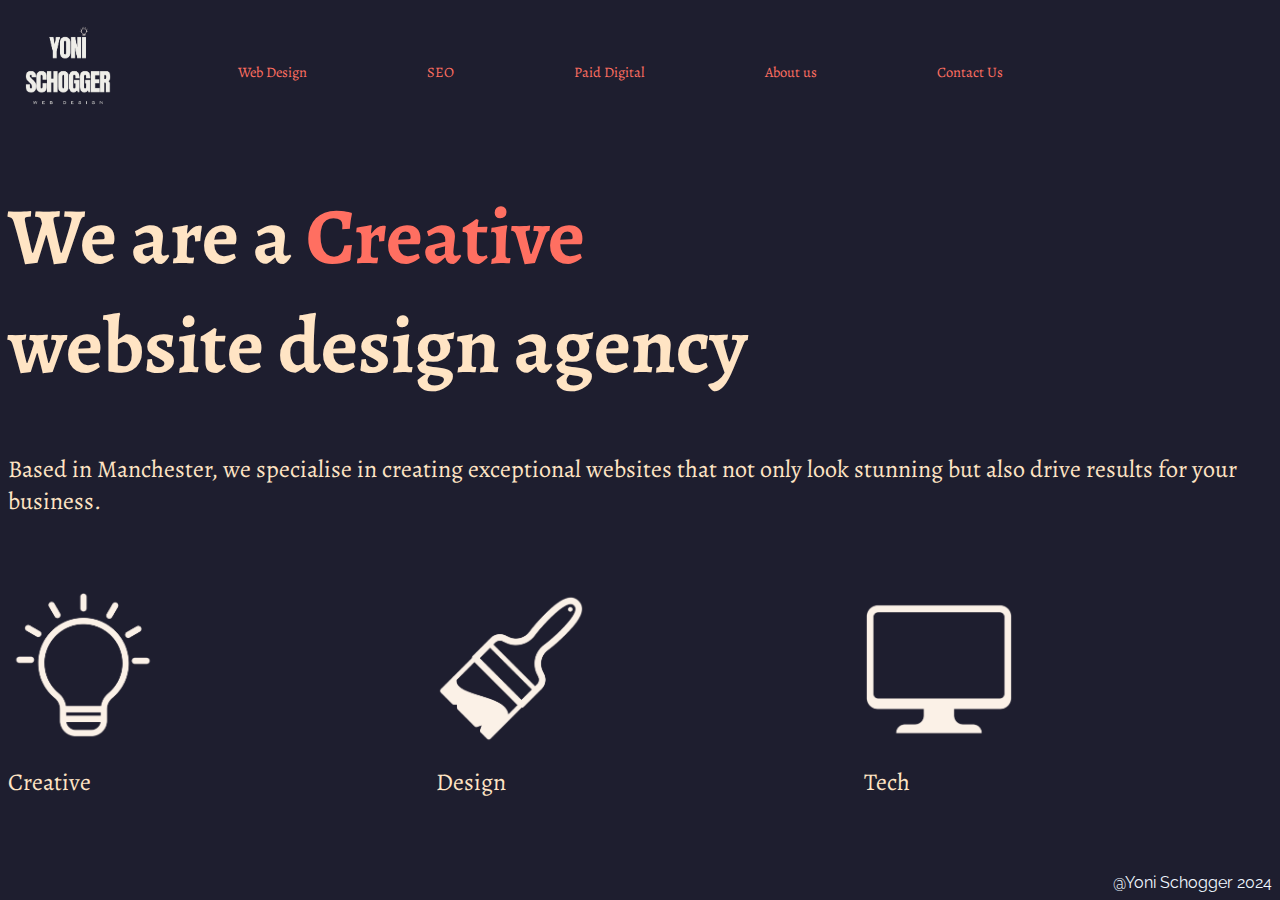
<file: Projects/BLANK/index copy.html>
<!DOCTYPE html>
<html lang="en">
<head>
    <meta charset="UTF-8">
    <meta name="viewport" content="width=device-width, initial-scale=1.0">
    <title>Design Agency</title>
    <link rel="stylesheet" href="./style.css">
    <link rel="preconnect" href="https://fonts.googleapis.com">
    <link rel="preconnect" href="https://fonts.googleapis.com">
    <link rel="preconnect" href="https://fonts.gstatic.com" crossorigin>
    <link href="https://fonts.googleapis.com/css2?family=Alegreya:wght@700&family=Caveat&family=Lato:wght@300&family=Raleway&display=swap" rel="stylesheet">
    <link rel="preconnect" href="https://fonts.googleapis.com">
<link rel="preconnect" href="https://fonts.gstatic.com" crossorigin>
<link href="https://fonts.googleapis.com/css2?family=Alegreya&family=Caveat&family=Lato:wght@300&family=Raleway&display=swap" rel="stylesheet">

</head>
<body>
<div class="main">

    <div class="menu">
        <img class="logo header" src="./Beige Black Modern Creative Studio Designer Typography Logo.png">
          <li class="menu_banner"><h3>Web Design</h3> </li>  
            <li class="menu_banner"><h3>SEO</h3></li>
            <li class="menu_banner"><h3>Paid Digital</h3></li>
            <li class="menu_banner"><h3>About us</h3></li>
            <li class="menu_banner"><h3>Contact Us</h3></li>
    </div>
<h1>We are a <span class="creative">Creative</span> <br/> website design agency</h1>
<h2>Based in Manchester, we specialise in creating exceptional websites that not only look stunning but also drive results for your business.</h2>
<div class="boxing">
<div class="box 1"> 
<img class="img 1" src="./2.png">
<div><h2>Creative</h2></div>

</div>

<div class="box 2"> 
    <img class="img 2" src="./3.png">
    <div><h2>Design</h2></div>
    </div>

<div class="box 3"> 
        <img class="img 3" src="./4.png">
         <div><h2>Tech</h2></div>
        </div>    </div>

</div>




</div> 
</body>
</html>
<footer>
    @Yoni Schogger 2024
</footer>
</html>
</file>
<file: css/style.css>
*{

  background-color: #292929;

  margin: 0;

  padding: 0;

}

 

.sub{

  margin-bottom: 0;

}

#navbar{

  font-family: "Stint Ultra Expanded", serif;

  font-weight: 400;

  font-style: normal;

 

}

.navbar-custom {

  background-color: transparent;

  box-shadow: none;

}

 

.nav-item{

margin-left: 20px;

}

 

.hero-container h1{

  font-family: "Stint Ultra Expanded", serif;

  font-weight: 400;

  font-style: normal;

    font-size: 5em;

    color: white;

}

.hero-container h2{

  font-family: "Stint Ultra Expanded", serif;

  font-weight: 400;

  font-style: normal;

    font-size: 2em;

    color: #00faa8;

    margin-bottom: 0;

}

.hero-container h3{

  font-family: "Stint Ultra Expanded", serif;

  font-weight: 400;

  font-style: normal;

    font-size: 2em;

    color: white;

}

.hero-container p{

  font-family: "Stint Ultra Expanded", serif;

  font-weight: 400;

  font-style: normal;

    font-size: 1em;

    color: white;

}

 

.hero-container {

  display: flex;

  flex-direction: column;

  align-items: flex-start;

  justify-content: center;

  text-align: left;

  width: 100%;

}

 

.bio-card {

  display: flex;

  justify-content: center;

  align-items: center;

  width: 100%;

  margin: 0;

  margin: 0;

  padding-top: 20px;

}

 

.main-hero-container{

  display: flex;

  gap: 300px;

  align-items: center;

  justify-content: center;

  padding: 20px;

  width: 100%;

  box-sizing: border-box;


}

 

.image-yoni{

  border-radius: 25%;

  border-color: #00faa8;

  border-style: solid;

  margin-bottom: 20px;

}

.text-p{

  font-family: "Stint Ultra Expanded", serif;

  font-weight: 400;

  font-style: normal;

    font-size: 1em;

    color: white;

}

 

.text-h3{

  font-family: "Stint Ultra Expanded", serif;

  font-weight: 400;

  font-style: normal;

    font-size: 1.5em;

    color:#00faa8;

}

.about-me {

  padding: 80px 250px 50px 20px; /* Adjust padding to ensure space below */

  margin-bottom: 0;

}

.about-me p {

  margin-bottom: 20px;

}

 

@media (max-width: 1000px){

  .main-hero-container{

    flex-direction: column;

    gap: 40px;
    justify-content: center;
    align-items: center;
    padding: 10px;

  }

  .hero-container{
    width: 100%;
    align-items: center;
    text-align: center;}

  .bio-card{
    align-items: center;
    justify-content: center;
    padding-top: 0px;
    padding-left: 0px;
    width: 100%;}

  .about-me{
    text-align: center;
    padding: 10px;}

  .cards {

    flex-direction: column;

    margin-top: 20px;

  }

  .project-head{justify-content: center;align-items: center}

  .contact-head{justify-content: center;align-items: center}

  .hero-container h2{font-size: 2em;}

  .hero-container h3{font-size: 1.5em;}

  .hero-container h1{font-size: 3.8em;}
  
    

  
                     



}

 

.cards {

  display: flex;

  gap: 50px; /* Add gap between cards */

  justify-content: space-evenly;

  align-items: center;

  margin-top: 50px;/* Add margin to prevent overlap */

  padding-bottom: 50px;

  min-height: 40vh; /* Add padding at the bottom */

  background-color: none;


}

 

.project-head{display:flex; margin-left:  20px;}

 

.bottom-container{

  display: flex; justify-content: center;gap: 50px;

}

 

.footer-link{

  font-family: "Stint Ultra Expanded", serif;

  font-weight: 400;

  font-style: normal;

  color: #00faa8;
  
  cursor: pointer;

  transition: transform 0.3 ease; background-color: #00faa8  0.3s ease;

}

.footer-link:hover{
  transform: translateY(-10px);
  background-color: #292929;
}

 

.copyright{

  font-family: "Stint Ultra Expanded", serif;

  font-weight: 400;

  font-style: normal;

    color: #00faa8;

    text-align: center;

    padding-top: 30px;

    font-size: 15px;

}

 

.card img{

  width: 350px;

  padding-bottom: 10px;}
  

 

  .card {

    display: flex;

    align-items: center;

  }

 

  .project-link {

    font-family: "Stint Ultra Expanded", serif;

    font-weight: 400;

    font-style: normal;

    color: #00faa8;

    text-decoration: none;

    font-size: 1em;

    margin-top: 10px;
    
  }

  .project-link:hover {

    text-decoration: underline;

  }

 

  .card {

    display: flex;

    flex-direction: column; /* Ensures vertical alignment */

    align-items: center;

    text-align: center;

    background-color: transparent !important;

    padding: 0;

    margin: 0;

    border-style: none;

    border: none !important;

    box-shadow: none !important;

  

  }

  .links2{
    display: flex;

    gap: 50px;
  
    justify-content: space-evenly;
  
    align-items: center;
  
    margin-top: 50px;
  
    padding-bottom: 50px;
  
    min-height: 40vh; 
  

  }

/* 3D hover effect */ .movie-project:hover { transform: rotateY(15deg) rotateX(15deg); box-shadow: 0 20px 40px rgba(0, 0, 0, 0.2); } /* Adding depth with a pseudo-element */ .card::before { content: ""; position: absolute; top: 0; left: 0; right: 0; bottom: 0; background: rgba(0, 0, 0, 0.05); border-radius: 10px; z-index: -1; transform: translateZ(-10px); }  

 .movie-project{box-shadow: 0 10px 20px rgba(0,0,0,0.1);

  transition: transform 0.4s ease, box-shadow 0.4s ease;

  transform-style: preserve-3d;

  perspective: 1000px;}
</file>
<file: Projects/11.3 TinDog Project/css/style.css>
.gradient-background {
  background: linear-gradient(300deg, #00bfff, #ff4c68, #ef8172);
  background-size: 180% 180%;
  animation: gradient-animation 18s ease infinite;
}

@keyframes gradient-animation {
  0% {
    background-position: 0% 50%;
  }
  50% {
    background-position: 100% 50%;
  }
  100% {
    background-position: 0% 50%;
  }
}

.icon-square {
  width: 3rem;
  height: 3rem;
  border-radius: 0.75rem;
}

.profile-img {
  height: 100px;
  border-radius: 50%;
}

.doggy{
  border-radius: 50%;
  height: 100px;
}

.icon-square {
  display: inline-flex;
  align-items: center;
  justify-content: center;
  width: 3rem;
  height: 3rem;
  font-size: 1.5rem;
  border-radius: .75rem;
}
</file>
<file: Projects/BLANK/style.css>
h1{
    font-family: "Alegreya", serif;
  font-optical-sizing: auto;
  font-weight: 700;
  font-style: normal;
  text-align: left;
   color:bisque; font-size: 5rem;
}

h2{
    font-family: "Alegreya", serif;
  font-optical-sizing: auto;
  font-weight: 400;
  font-style: normal;
  font-size: 1.5rem;
   color:bisque;
   position: relative;
   margin-bottom: 75px;
}

h3{
    font-family: "Alegreya", serif;
  font-optical-sizing: auto;
  font-weight: 400;
  font-style: normal;
  font-size: 0.9rem;
   color:#FF6F61;
   margin-left: 30px;
   
   
}

   


body{
   background-color:#1E1E2F;
}

footer{
    color: aliceblue;
    font-family: "Raleway", sans-serif;
    font-optical-sizing: auto;
    font-weight: 400;
    font-style: normal;
    text-align: right;
}

.logo{
    width: 100px;
    margin-top: 0%;
}

.creative{
    color: #FF6F61;
}

.img{
    width: 150px;
}

.boxing{
    display: flex;
    gap: 20px;
    margin-left: 100px;
    margin:auto;
    width: 100%;
}

.menu{
    display: flex;
    gap: 20px;
    padding: 10px;
}

.menu_banner{
    margin-top: 30px;
    margin-left: 70px;
    text-align: right;
}

.box{
    width: 100%;
}

@media (max-width:680px) {
    .logo{width: 80px;}
    img{margin-left: 60px;}

h1{
    font-size: 3.5rem;
    text-align: center;
  }
h2{text-align: center;}



}

li{
    list-style: none;
}


@media(max-width:900px){
   h3{font-size: 0px;} 
}

@media(max-width:500px){.boxing{
display: block;
text-align: center;
}
}
</file>
<file: css/solution.css>
.gradient-background {
  background: linear-gradient(300deg, #00bfff, #ff4c68, #ef8172);
  background-size: 180% 180%;
  animation: gradient-animation 18s ease infinite;
}

@keyframes gradient-animation {
  0% {
    background-position: 0% 50%;
  }
  50% {
    background-position: 100% 50%;
  }
  100% {
    background-position: 0% 50%;
  }
}

.icon-square {
  width: 3rem;
  height: 3rem;
  border-radius: 0.75rem;
}

.profile-img {
  border-radius: 50%;
  height: 100px;
}
</file>
